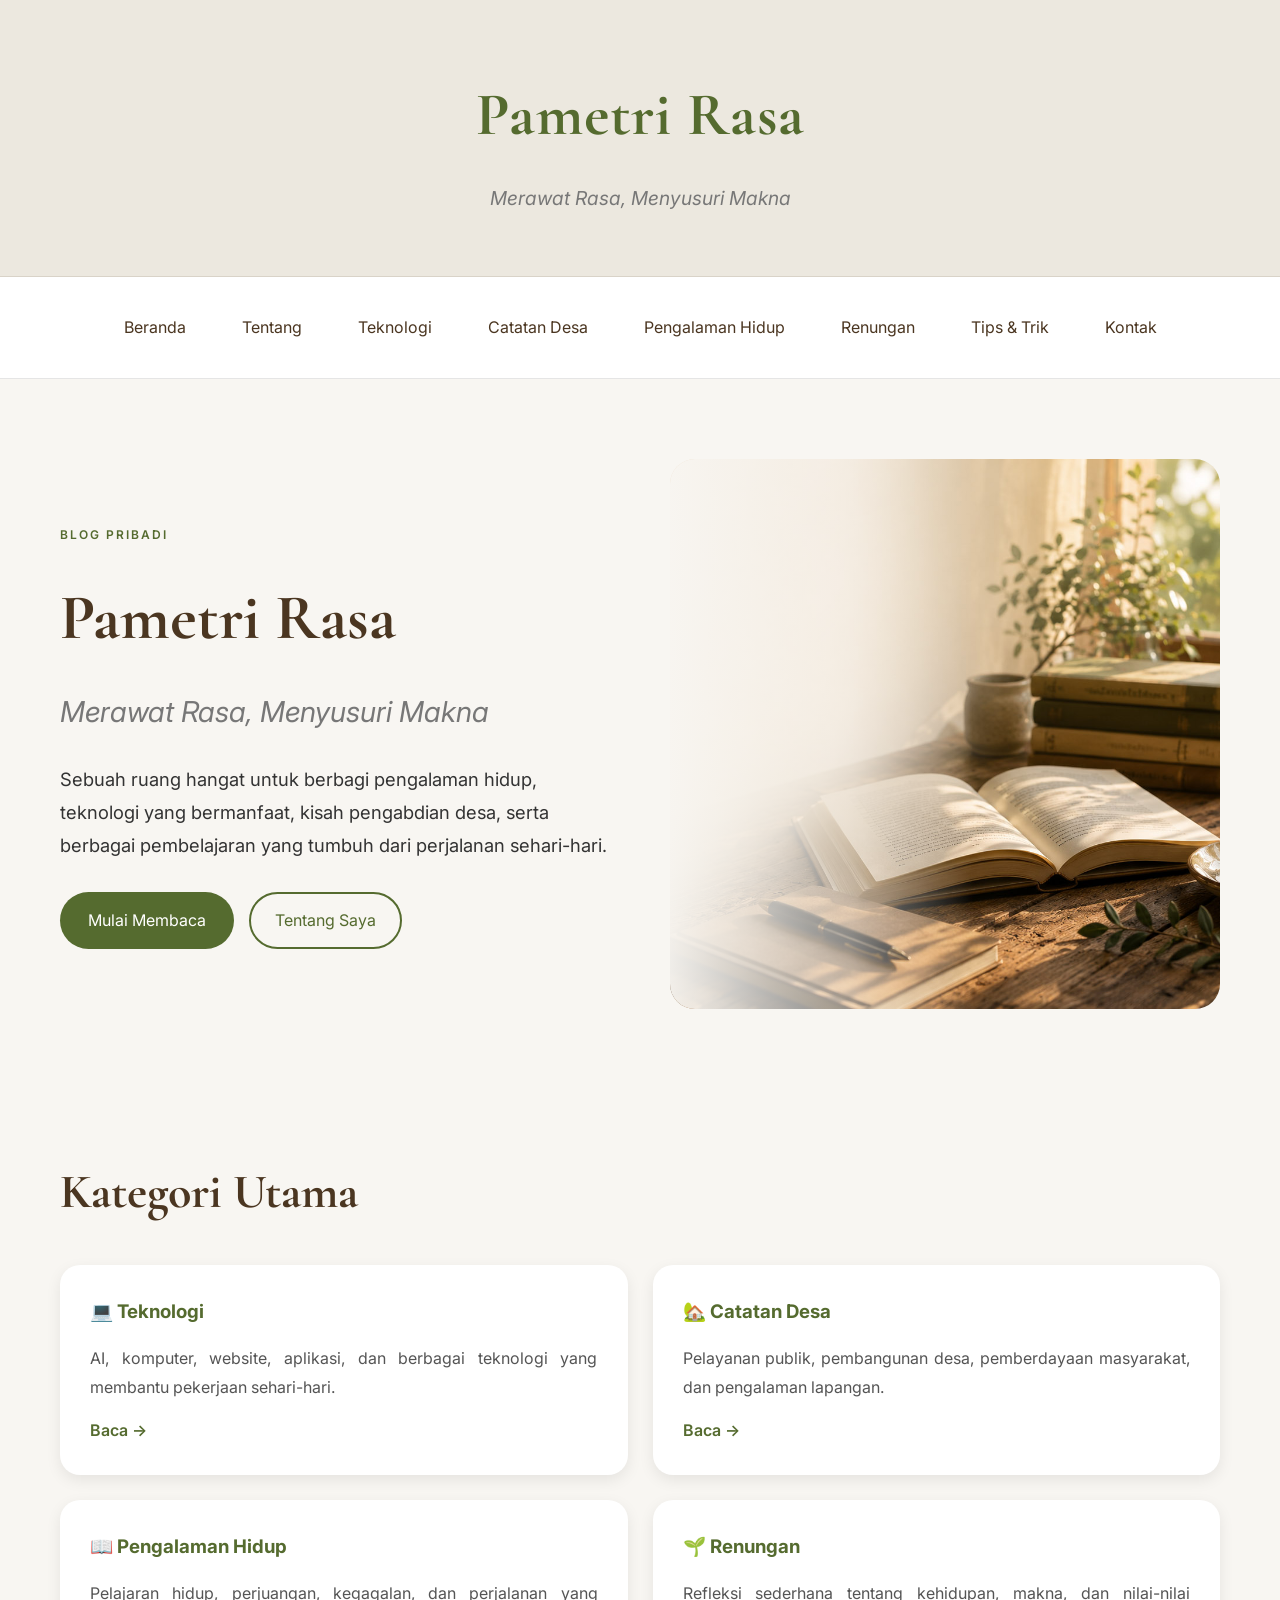
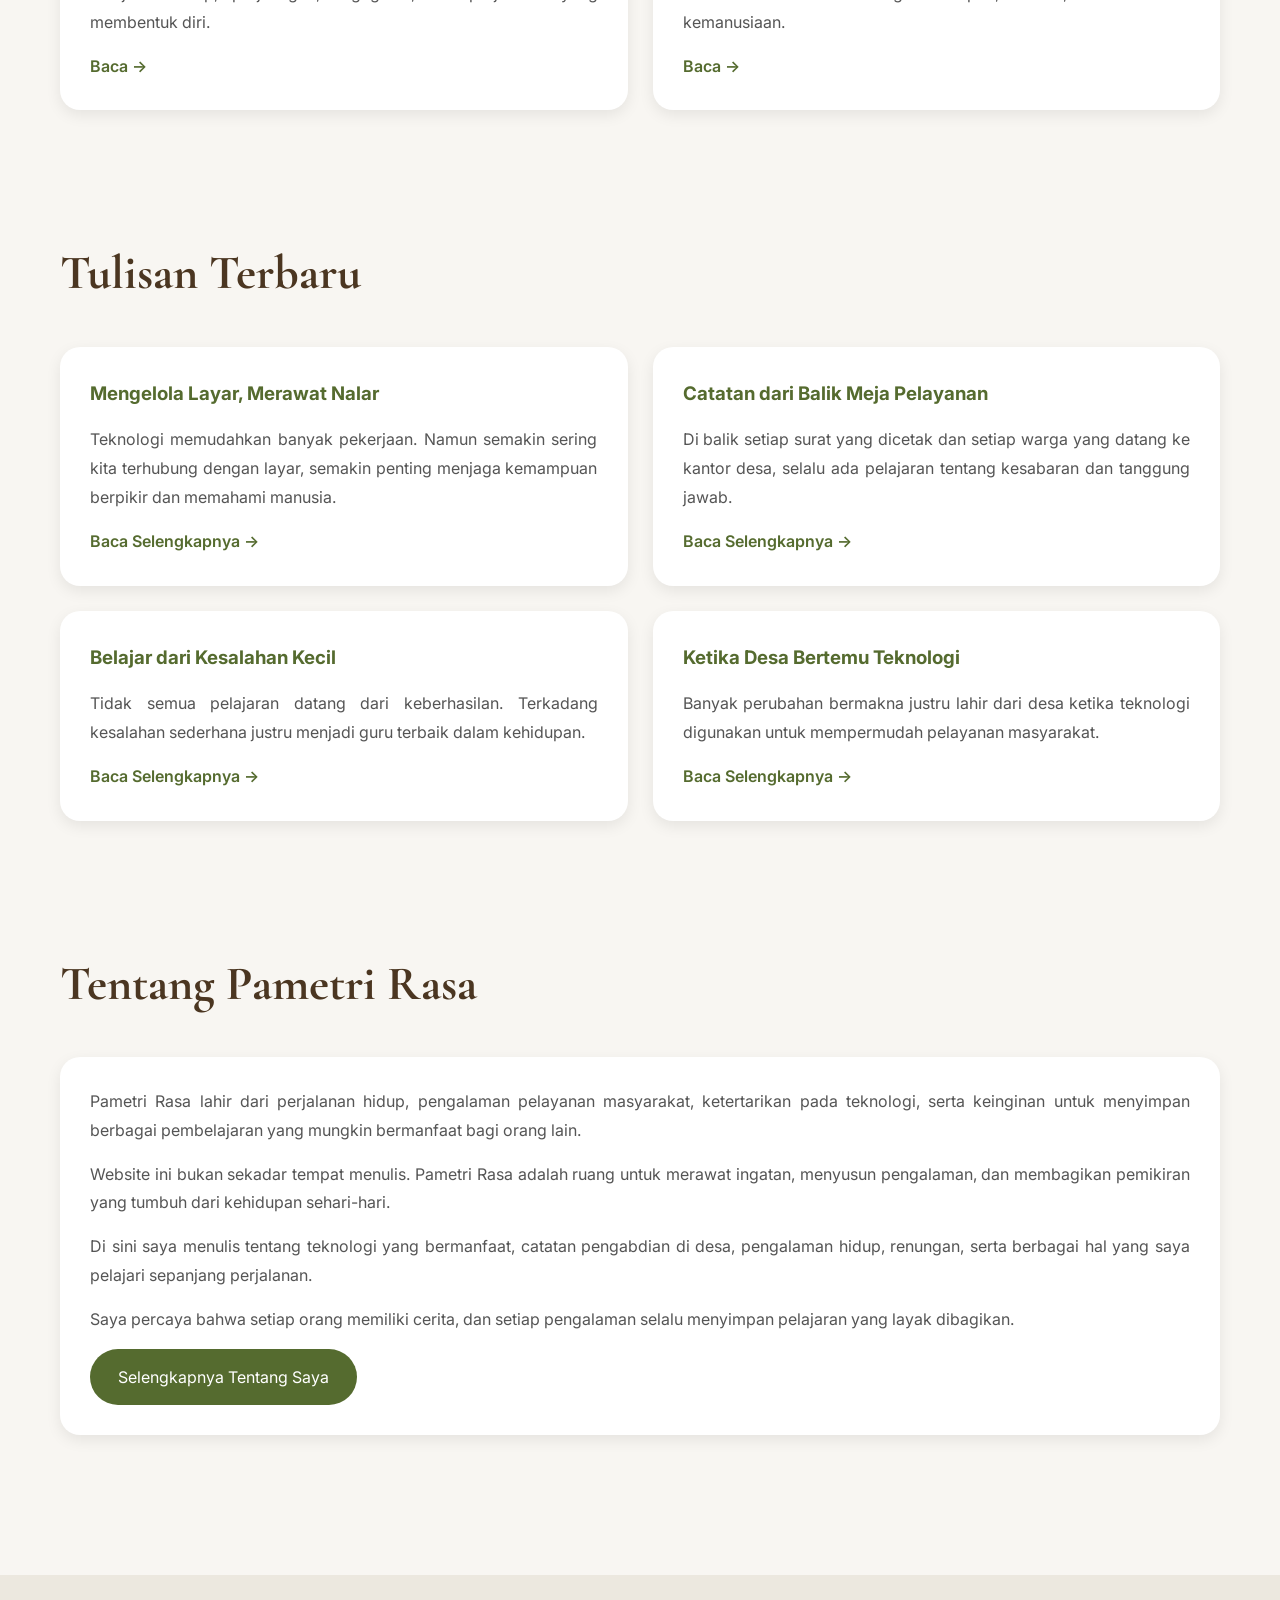
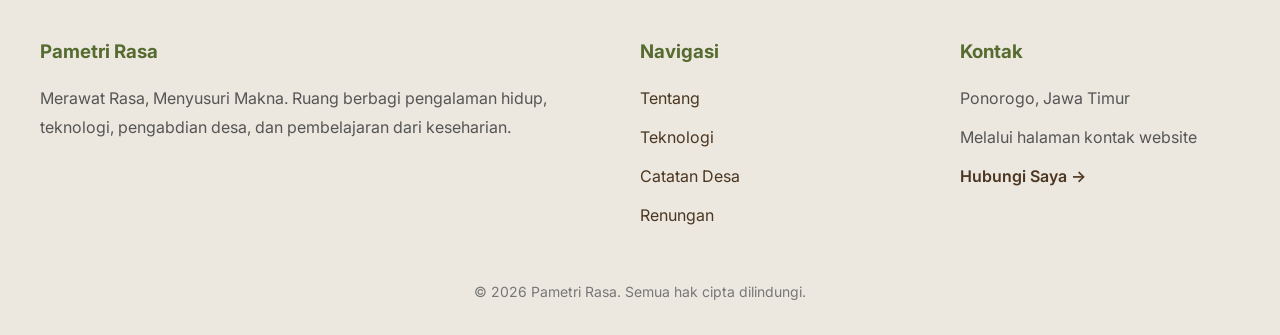
<file: index.html>
<!DOCTYPE html>
<html lang="id">
<head>
<meta charset="UTF-8">
<meta name="viewport" content="width=device-width, initial-scale=1.0">
<title>Pametri Rasa</title>

<link rel="stylesheet" href="assets/css/style.css">
    
</head>
<body>

<header>
    <h1>Pametri Rasa</h1>
    <p>Merawat Rasa, Menyusuri Makna</p>
</header>

<nav>
    <a href="#">Beranda</a>
    <a href="tentang.html">Tentang</a>
    <a href="teknologi.html">Teknologi</a>
    <a href="catatan-desa.html">Catatan Desa</a>
    <a href="pengalaman-hidup.html">Pengalaman Hidup</a>
    <a href="renungan.html">Renungan</a>
    <a href="tips-trik.html">Tips & Trik</a>
    <a href="kontak.html">Kontak</a>
</nav>

<section class="hero">

    <div class="hero-text">

        <span class="label">BLOG PRIBADI</span>

        <h2>Pametri Rasa</h2>

        <h3>Merawat Rasa, Menyusuri Makna</h3>

        <p>
            Sebuah ruang hangat untuk berbagi pengalaman hidup,
            teknologi yang bermanfaat, kisah pengabdian desa,
            serta berbagai pembelajaran yang tumbuh dari
            perjalanan sehari-hari.
        </p>

<div class="hero-buttons">

    <a href="#kategori" class="btn">
        Mulai Membaca
    </a>

    <a href="tentang.html" class="btn-outline">
        Tentang Saya
    </a>

</div>

    </div>

    <div class="hero-image">
        <img src="assets/images/hero.jpg" alt="Pametri Rasa">
    </div>

</section>

<section class="section" id="kategori">

<h2>Kategori Utama</h2>

<div class="kategori-grid">

    <div class="card">
        <h3>💻 Teknologi</h3>
        <p>
            AI, komputer, website, aplikasi, dan berbagai teknologi
            yang membantu pekerjaan sehari-hari.
        </p>
        <a href="teknologi.html" class="btn-mini">
            Baca →
        </a>
    </div>

    <div class="card">
        <h3>🏡 Catatan Desa</h3>
        <p>
            Pelayanan publik, pembangunan desa, pemberdayaan
            masyarakat, dan pengalaman lapangan.
        </p>
        <a href="catatan-desa.html" class="btn-mini">
            Baca →
        </a>
    </div>

    <div class="card">
        <h3>📖 Pengalaman Hidup</h3>
        <p>
            Pelajaran hidup, perjuangan, kegagalan,
            dan perjalanan yang membentuk diri.
        </p>
        <a href="pengalaman-hidup.html" class="btn-mini">
            Baca →
        </a>
    </div>

    <div class="card">
        <h3>🌱 Renungan</h3>
        <p>
            Refleksi sederhana tentang kehidupan,
            makna, dan nilai-nilai kemanusiaan.
        </p>
        <a href="renungan.html" class="btn-mini">
            Baca →
        </a>
    </div>

</div>

</section>

<section class="section">

<h2>Tulisan Terbaru</h2>

<div class="kategori-grid">

    <div class="card">
        <h3>Mengelola Layar, Merawat Nalar</h3>

        <p>
            Teknologi memudahkan banyak pekerjaan. Namun semakin
            sering kita terhubung dengan layar, semakin penting
            menjaga kemampuan berpikir dan memahami manusia.
        </p>

        <a href="artikel/mengelola-layar-merawat-nalar.html" class="btn-mini">
            Baca Selengkapnya →
        </a>
    </div>

    <div class="card">
        <h3>Catatan dari Balik Meja Pelayanan</h3>

        <p>
            Di balik setiap surat yang dicetak dan setiap warga
            yang datang ke kantor desa, selalu ada pelajaran
            tentang kesabaran dan tanggung jawab.
        </p>

        <a href="catatan-desa.html" class="btn-mini">
            Baca Selengkapnya →
        </a>
    </div>

    <div class="card">
        <h3>Belajar dari Kesalahan Kecil</h3>

        <p>
            Tidak semua pelajaran datang dari keberhasilan.
            Terkadang kesalahan sederhana justru menjadi guru
            terbaik dalam kehidupan.
        </p>

        <a href="pengalaman-hidup.html" class="btn-mini">
            Baca Selengkapnya →
        </a>
    </div>

    <div class="card">
        <h3>Ketika Desa Bertemu Teknologi</h3>

        <p>
            Banyak perubahan bermakna justru lahir dari desa
            ketika teknologi digunakan untuk mempermudah
            pelayanan masyarakat.
        </p>

        <a href="teknologi.html" class="btn-mini">
            Baca Selengkapnya →
        </a>
    </div>

</div>

</section>

    <section class="section">

    <h2>Tentang Pametri Rasa</h2>

    <div class="card">

        <p>
            Pametri Rasa lahir dari perjalanan hidup, pengalaman
            pelayanan masyarakat, ketertarikan pada teknologi,
            serta keinginan untuk menyimpan berbagai pembelajaran
            yang mungkin bermanfaat bagi orang lain.
        </p>

        <p>
            Website ini bukan sekadar tempat menulis. Pametri Rasa
            adalah ruang untuk merawat ingatan, menyusun pengalaman,
            dan membagikan pemikiran yang tumbuh dari kehidupan
            sehari-hari.
        </p>

        <p>
            Di sini saya menulis tentang teknologi yang bermanfaat,
            catatan pengabdian di desa, pengalaman hidup, renungan,
            serta berbagai hal yang saya pelajari sepanjang perjalanan.
        </p>

        <p>
            Saya percaya bahwa setiap orang memiliki cerita,
            dan setiap pengalaman selalu menyimpan pelajaran
            yang layak dibagikan.
        </p>

        <a href="tentang.html" class="btn">
            Selengkapnya Tentang Saya
        </a>

    </div>

</section>
    
<footer>

    <div class="footer-grid">

        <div>
            <h3>Pametri Rasa</h3>

            <p>
                Merawat Rasa, Menyusuri Makna.
                Ruang berbagi pengalaman hidup,
                teknologi, pengabdian desa,
                dan pembelajaran dari keseharian.
            </p>
        </div>

        <div>
            <h3>Navigasi</h3>

            <p><a href="tentang.html">Tentang</a></p>
            <p><a href="teknologi.html">Teknologi</a></p>
            <p><a href="catatan-desa.html">Catatan Desa</a></p>
            <p><a href="renungan.html">Renungan</a></p>
        </div>

        <div>
            <h3>Kontak</h3>

            <p>Ponorogo, Jawa Timur</p>
            <p>Melalui halaman kontak website</p>

            <a href="kontak.html" class="btn-mini">
                Hubungi Saya →
            </a>
        </div>

    </div>

    <div class="footer-bottom">
        © 2026 Pametri Rasa. Semua hak cipta dilindungi.
    </div>

</footer>

</body>
</html>
</file>
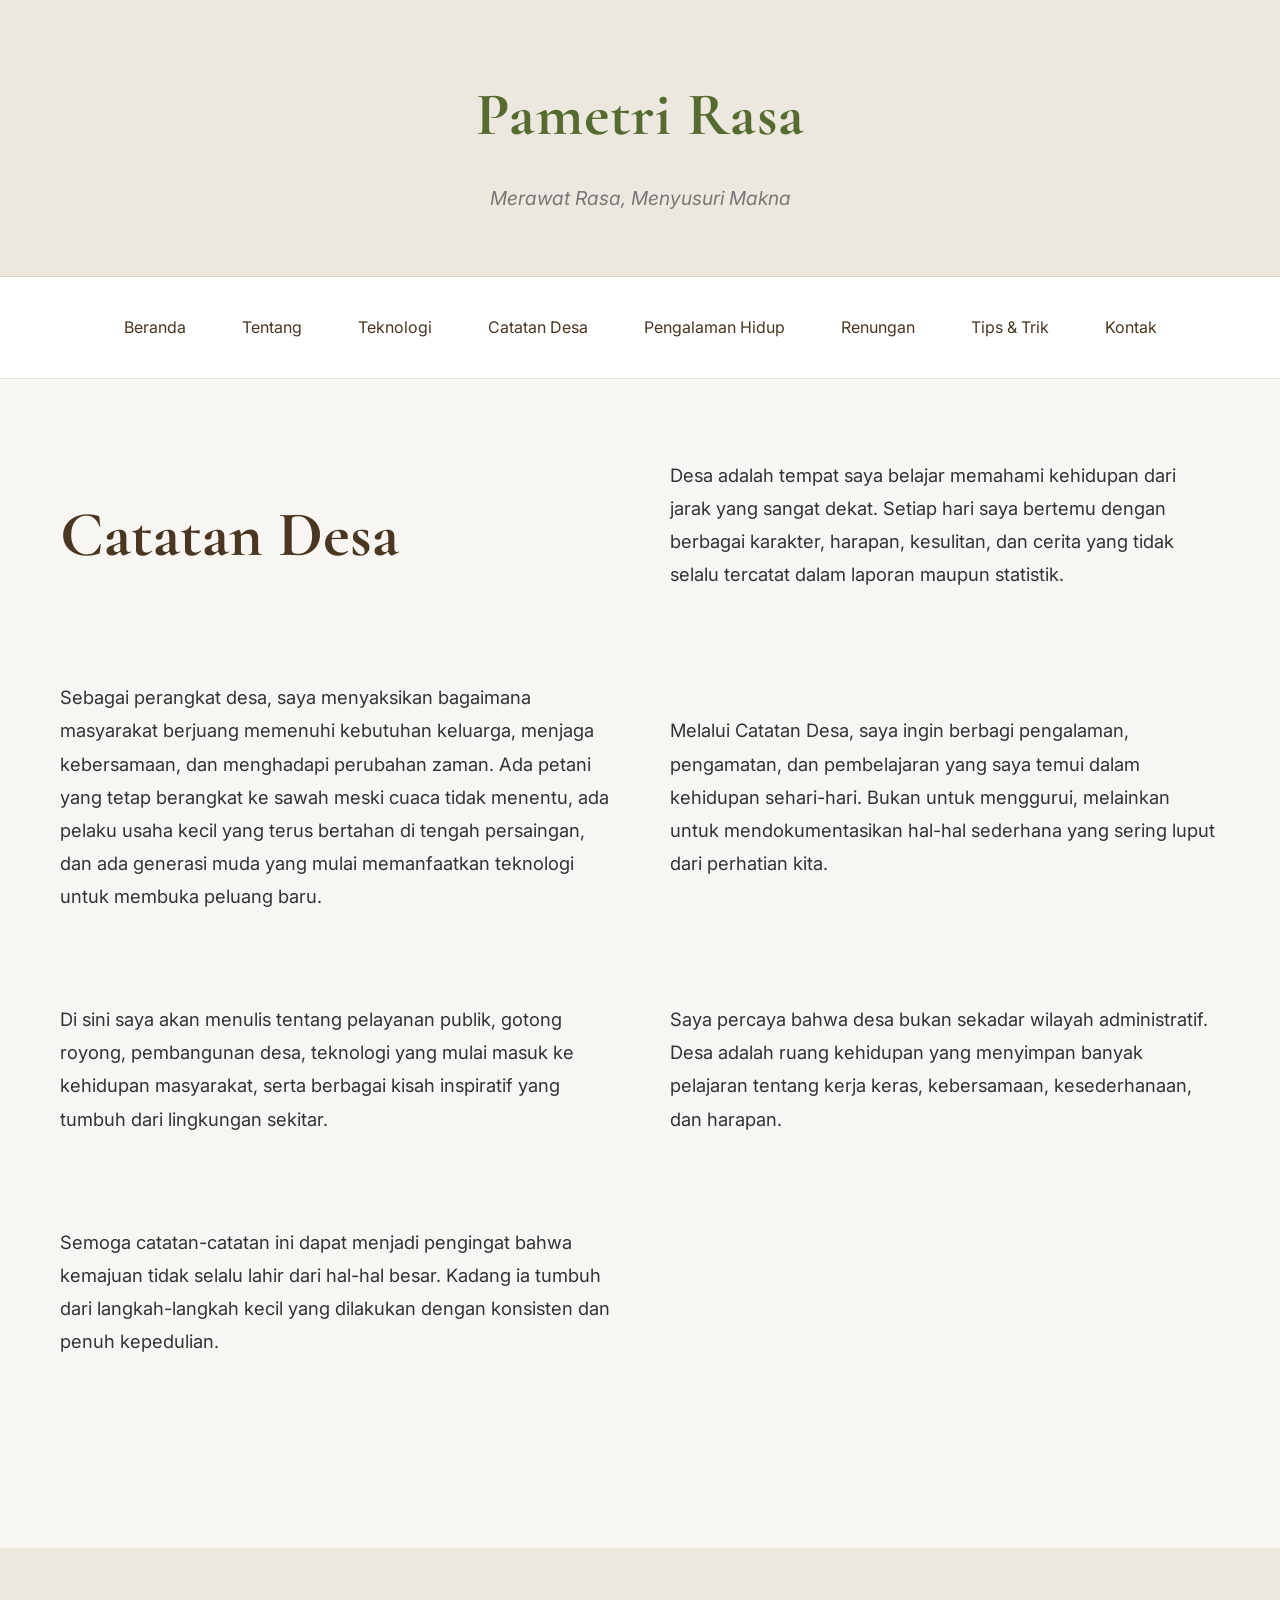
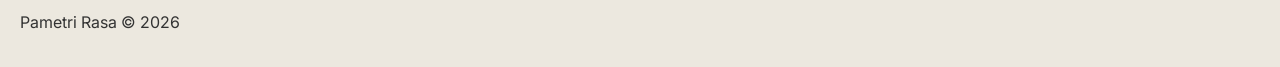
<file: catatan-desa.html>
<!DOCTYPE html>
<html lang="id">
<head>
    <meta charset="UTF-8">
    <meta name="viewport" content="width=device-width, initial-scale=1.0">
    <title>Catatan Desa - Pametri Rasa</title>

    <link rel="stylesheet" href="assets/css/style.css">
</head>

<body>

<header>
    <h1>Pametri Rasa</h1>
    <p>Merawat Rasa, Menyusuri Makna</p>
</header>

<nav>
    <a href="index.html">Beranda</a>
    <a href="tentang.html">Tentang</a>
    <a href="teknologi.html">Teknologi</a>
    <a href="catatan-desa.html">Catatan Desa</a>
    <a href="pengalaman-hidup.html">Pengalaman Hidup</a>
    <a href="renungan.html">Renungan</a>
    <a href="tips-trik.html">Tips & Trik</a>
    <a href="kontak.html">Kontak</a>
</nav>

<section class="hero">

    <h2>Catatan Desa</h2>

    <p>
    Desa adalah tempat saya belajar memahami kehidupan dari jarak yang sangat dekat.
    Setiap hari saya bertemu dengan berbagai karakter, harapan, kesulitan, dan cerita
    yang tidak selalu tercatat dalam laporan maupun statistik.
    </p>

    <p>
    Sebagai perangkat desa, saya menyaksikan bagaimana masyarakat berjuang memenuhi
    kebutuhan keluarga, menjaga kebersamaan, dan menghadapi perubahan zaman.
    Ada petani yang tetap berangkat ke sawah meski cuaca tidak menentu,
    ada pelaku usaha kecil yang terus bertahan di tengah persaingan,
    dan ada generasi muda yang mulai memanfaatkan teknologi untuk membuka peluang baru.
    </p>

    <p>
    Melalui Catatan Desa, saya ingin berbagi pengalaman, pengamatan, dan pembelajaran
    yang saya temui dalam kehidupan sehari-hari.
    Bukan untuk menggurui, melainkan untuk mendokumentasikan hal-hal sederhana
    yang sering luput dari perhatian kita.
    </p>

    <p>
    Di sini saya akan menulis tentang pelayanan publik, gotong royong,
    pembangunan desa, teknologi yang mulai masuk ke kehidupan masyarakat,
    serta berbagai kisah inspiratif yang tumbuh dari lingkungan sekitar.
    </p>

    <p>
    Saya percaya bahwa desa bukan sekadar wilayah administratif.
    Desa adalah ruang kehidupan yang menyimpan banyak pelajaran tentang kerja keras,
    kebersamaan, kesederhanaan, dan harapan.
    </p>

    <p>
    Semoga catatan-catatan ini dapat menjadi pengingat bahwa kemajuan
    tidak selalu lahir dari hal-hal besar.
    Kadang ia tumbuh dari langkah-langkah kecil yang dilakukan dengan konsisten
    dan penuh kepedulian.
    </p>

</section>

<footer>
    <p>Pametri Rasa © 2026</p>
</footer>

</body>
</html>
</file>
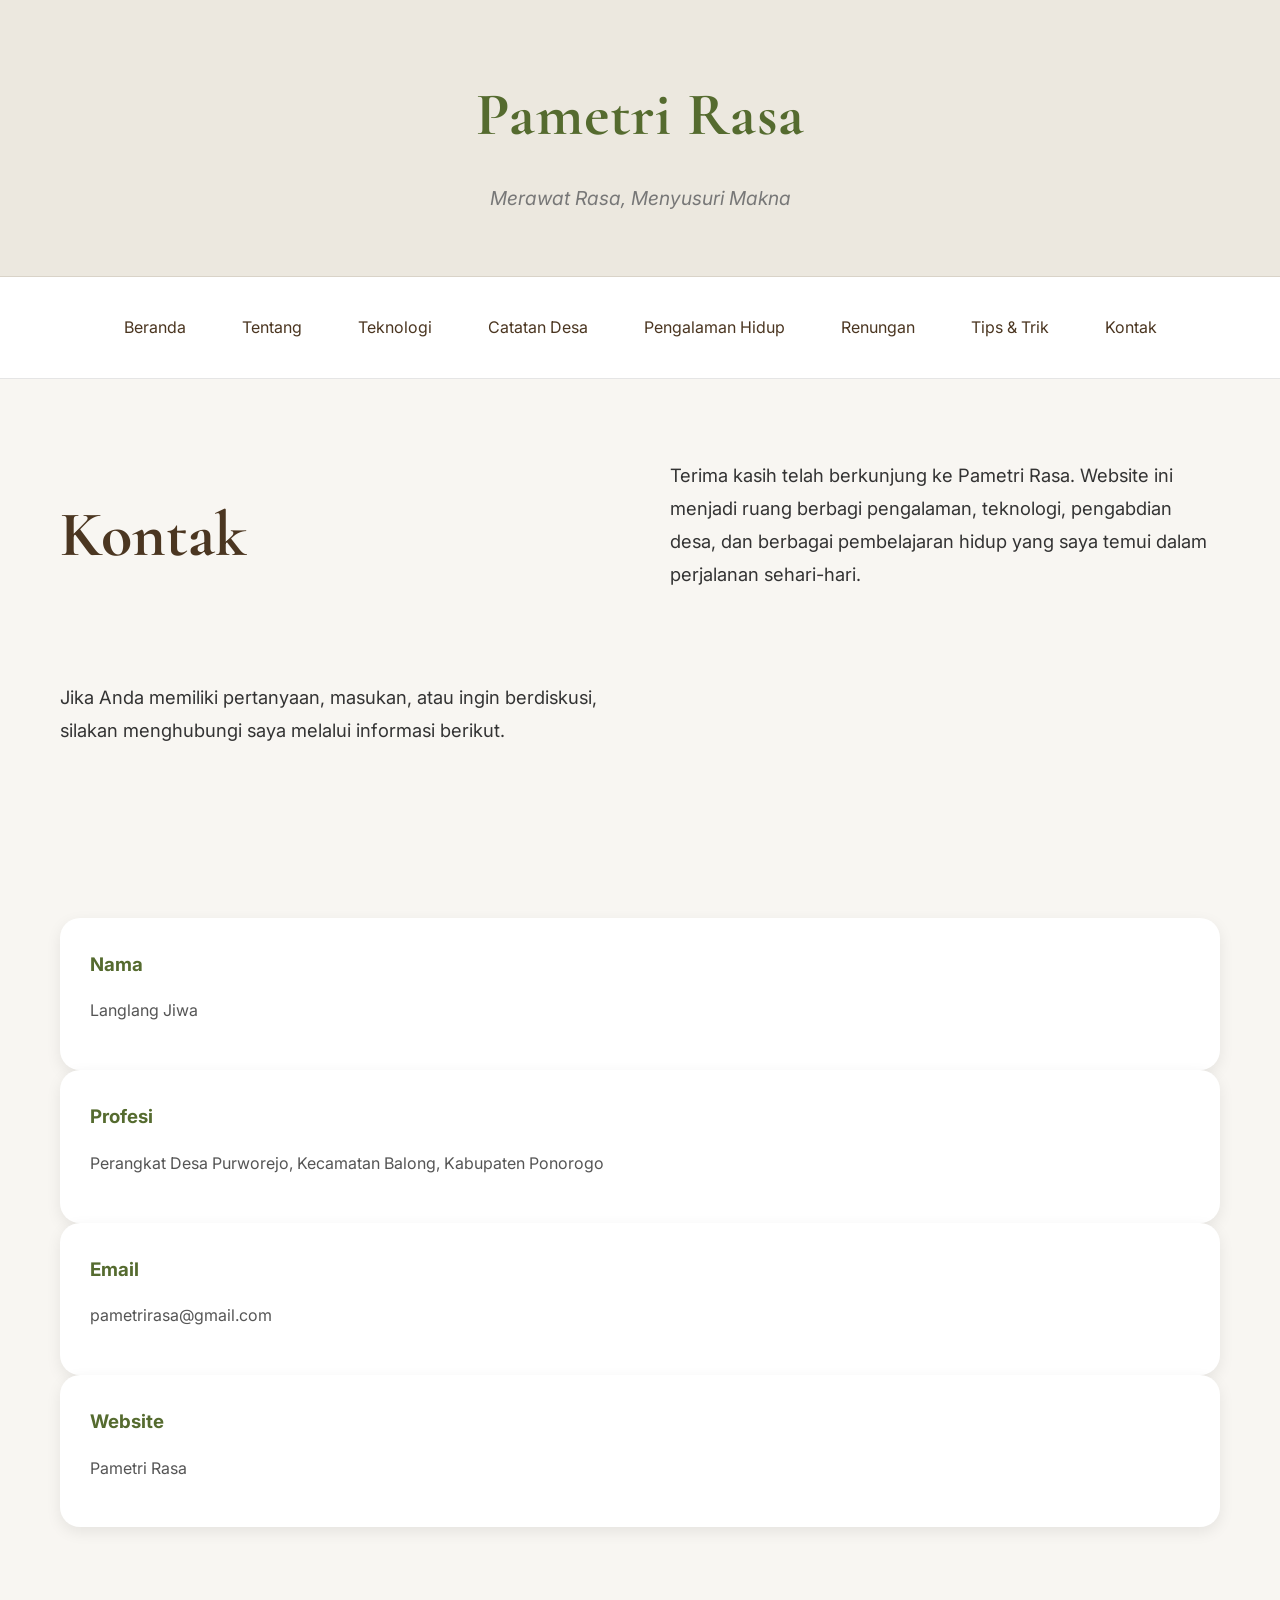
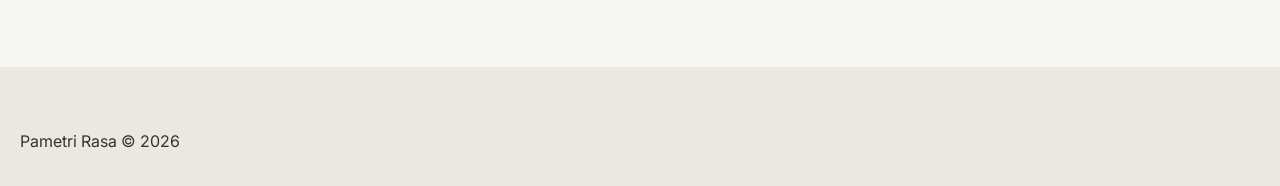
<file: kontak.html>
<!DOCTYPE html>
<html lang="id">
<head>
    <meta charset="UTF-8">
    <meta name="viewport" content="width=device-width, initial-scale=1.0">
    <title>Kontak - Pametri Rasa</title>

    <link rel="stylesheet" href="assets/css/style.css">
</head>

<body>

<header>
    <h1>Pametri Rasa</h1>
    <p>Merawat Rasa, Menyusuri Makna</p>
</header>

<nav>
    <a href="index.html">Beranda</a>
    <a href="tentang.html">Tentang</a>
    <a href="teknologi.html">Teknologi</a>
    <a href="catatan-desa.html">Catatan Desa</a>
    <a href="pengalaman-hidup.html">Pengalaman Hidup</a>
    <a href="renungan.html">Renungan</a>
    <a href="tips-trik.html">Tips & Trik</a>
    <a href="kontak.html">Kontak</a>
</nav>

<section class="hero">

    <h2>Kontak</h2>

    <p>
    Terima kasih telah berkunjung ke Pametri Rasa.
    Website ini menjadi ruang berbagi pengalaman, teknologi,
    pengabdian desa, dan berbagai pembelajaran hidup yang saya temui
    dalam perjalanan sehari-hari.
    </p>

    <p>
    Jika Anda memiliki pertanyaan, masukan, atau ingin berdiskusi,
    silakan menghubungi saya melalui informasi berikut.
    </p>

</section>

<section class="section">

    <div class="card">
        <h3>Nama</h3>
        <p>Langlang Jiwa</p>
    </div>

    <div class="card">
        <h3>Profesi</h3>
        <p>Perangkat Desa Purworejo, Kecamatan Balong, Kabupaten Ponorogo</p>
    </div>

    <div class="card">
        <h3>Email</h3>
        <p>pametrirasa@gmail.com</p>
    </div>

    <div class="card">
        <h3>Website</h3>
        <p>Pametri Rasa</p>
    </div>

</section>

<footer>
    <p>Pametri Rasa © 2026</p>
</footer>

</body>
</html>
</file>
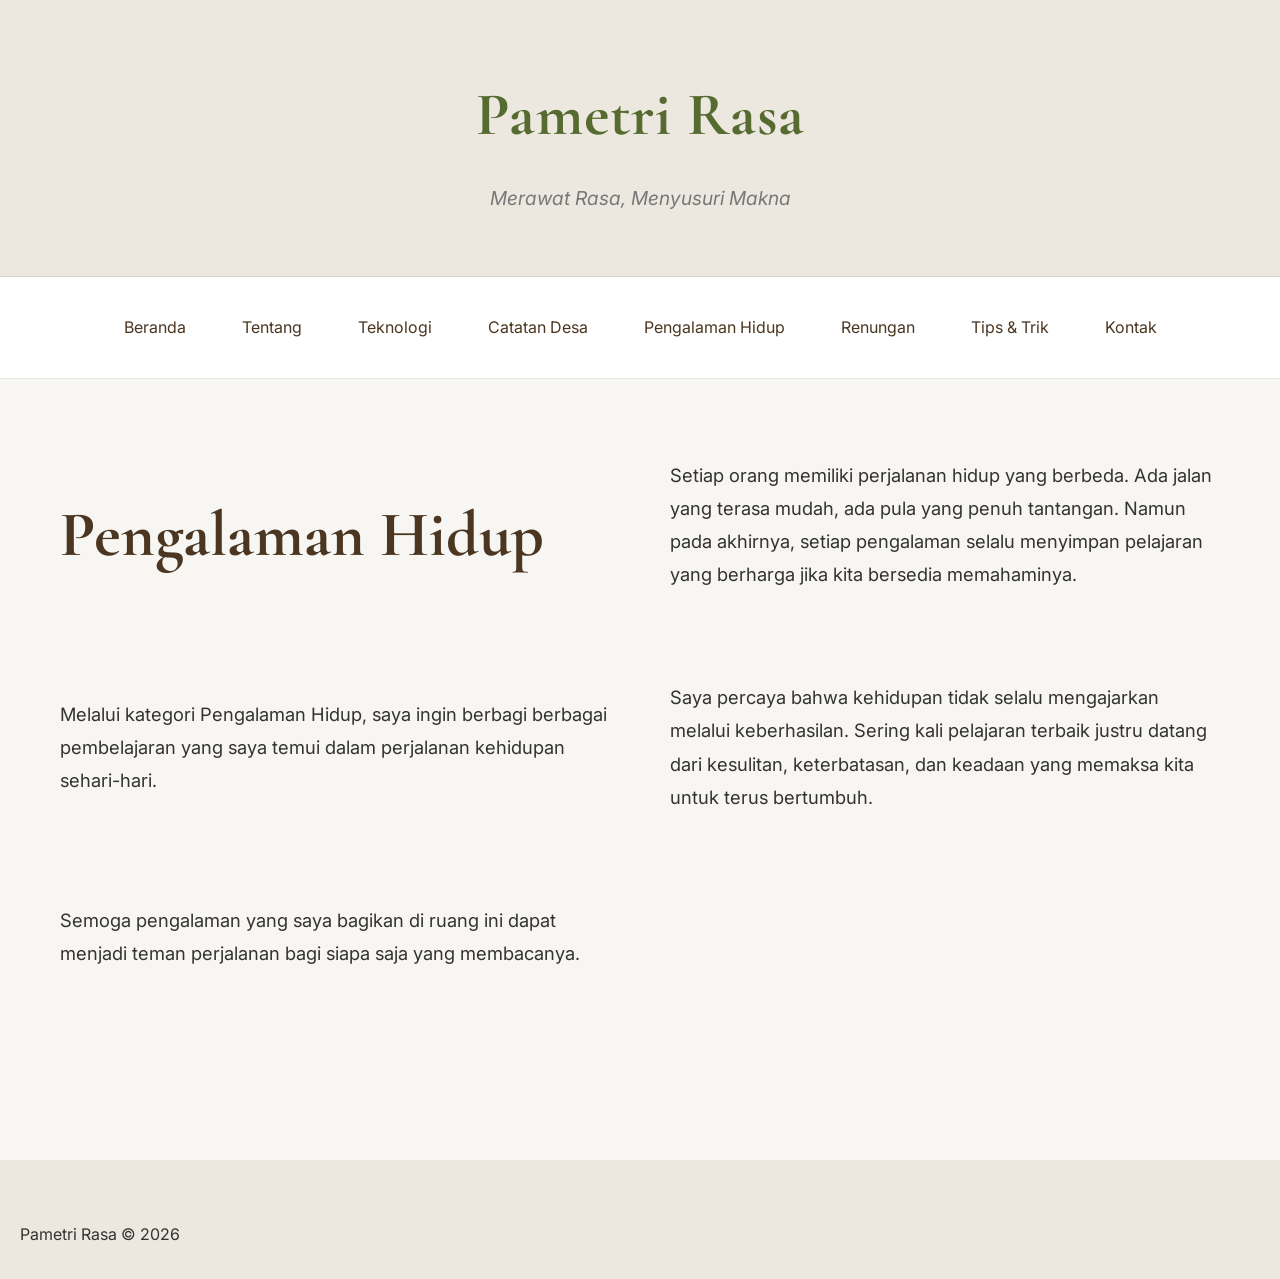
<file: pengalaman-hidup.html>
<!DOCTYPE html>
<html lang="id">
<head>
<meta charset="UTF-8">
<meta name="viewport" content="width=device-width, initial-scale=1.0">
<title>Pengalaman Hidup - Pametri Rasa</title>

<link rel="stylesheet" href="assets/css/style.css">

</head>

<body>

<header>
    <h1>Pametri Rasa</h1>
    <p>Merawat Rasa, Menyusuri Makna</p>
</header>

<nav>
    <a href="index.html">Beranda</a>
    <a href="tentang.html">Tentang</a>
    <a href="teknologi.html">Teknologi</a>
    <a href="catatan-desa.html">Catatan Desa</a>
    <a href="pengalaman-hidup.html">Pengalaman Hidup</a>
    <a href="renungan.html">Renungan</a>
    <a href="tips-trik.html">Tips & Trik</a>
    <a href="kontak.html">Kontak</a>
</nav>

<section class="hero">

<h2>Pengalaman Hidup</h2>

<p>
Setiap orang memiliki perjalanan hidup yang berbeda. Ada jalan yang terasa mudah,
ada pula yang penuh tantangan. Namun pada akhirnya, setiap pengalaman selalu
menyimpan pelajaran yang berharga jika kita bersedia memahaminya.
</p>

<p>
Melalui kategori Pengalaman Hidup, saya ingin berbagi berbagai pembelajaran yang
saya temui dalam perjalanan kehidupan sehari-hari.
</p>

<p>
Saya percaya bahwa kehidupan tidak selalu mengajarkan melalui keberhasilan.
Sering kali pelajaran terbaik justru datang dari kesulitan, keterbatasan,
dan keadaan yang memaksa kita untuk terus bertumbuh.
</p>

<p>
Semoga pengalaman yang saya bagikan di ruang ini dapat menjadi teman perjalanan
bagi siapa saja yang membacanya.
</p>

</section>

<footer>
    <p>Pametri Rasa © 2026</p>
</footer>

</body>
</html>
</file>
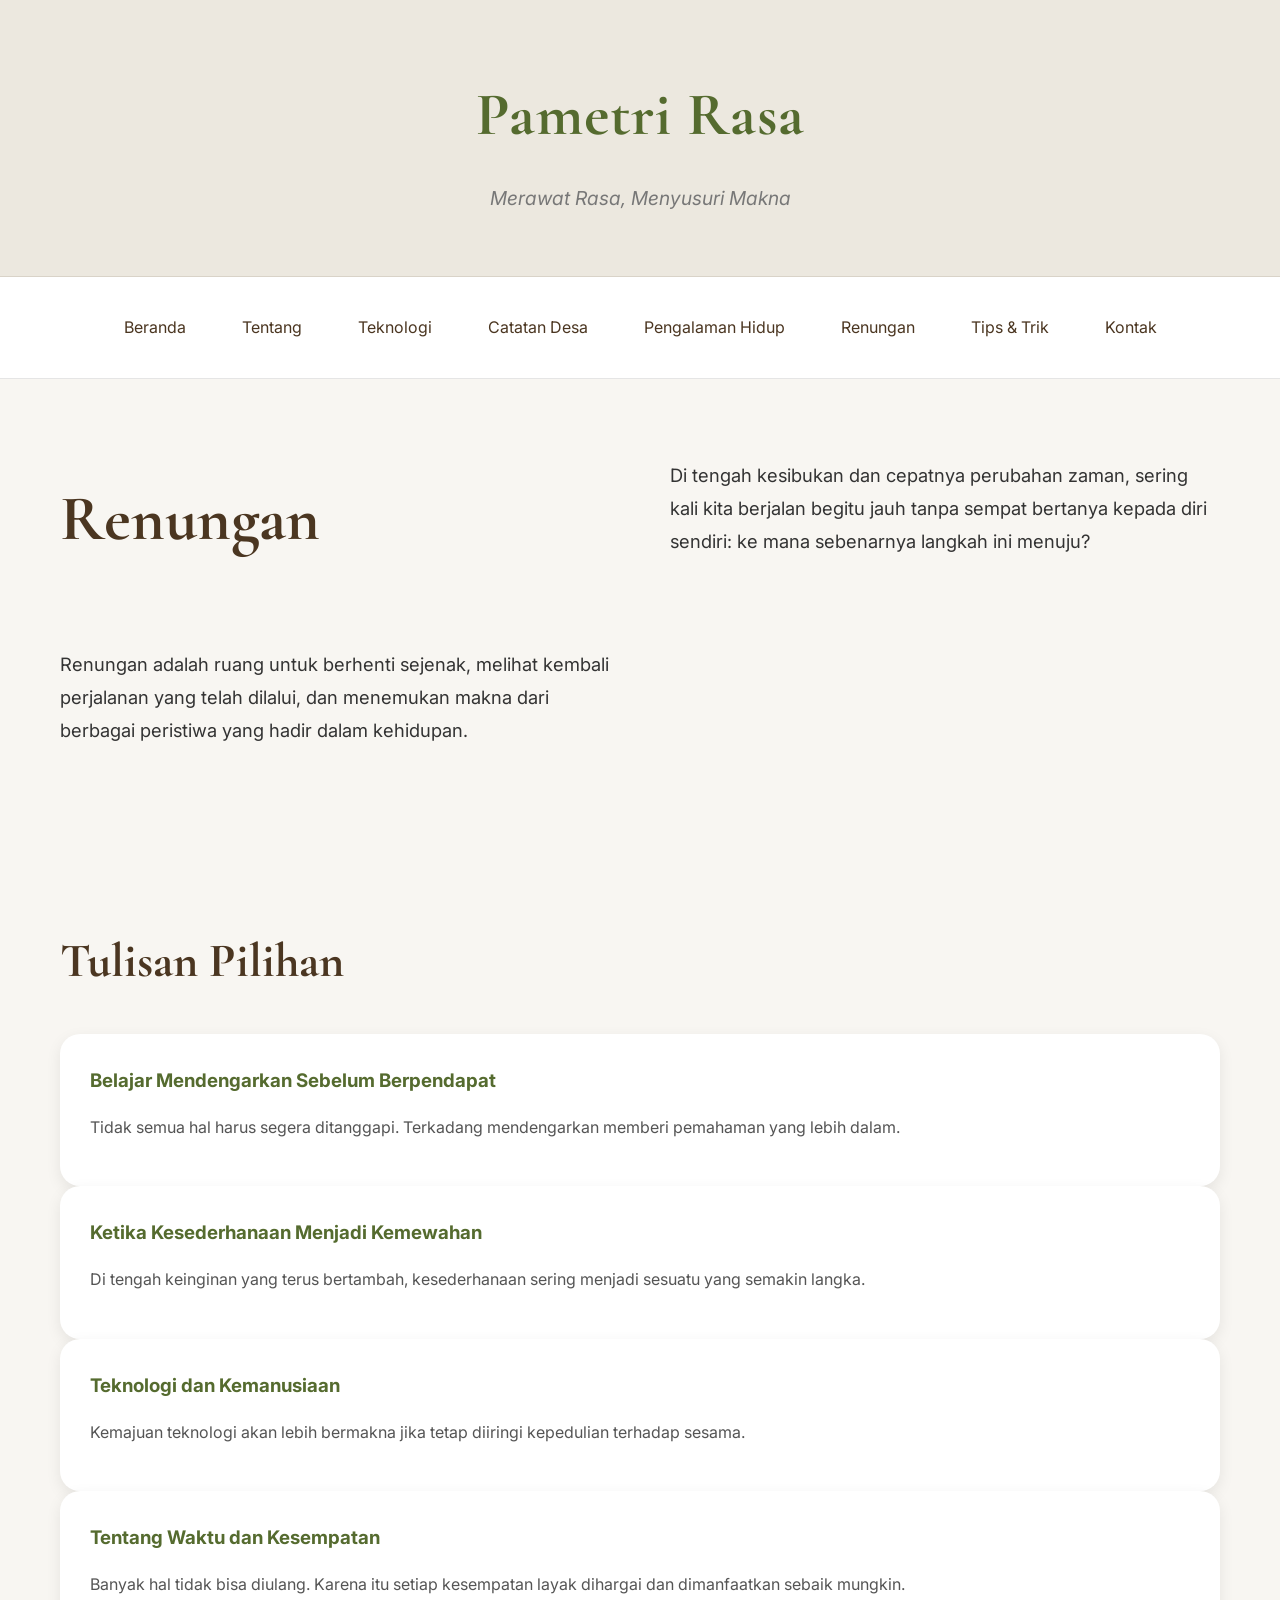
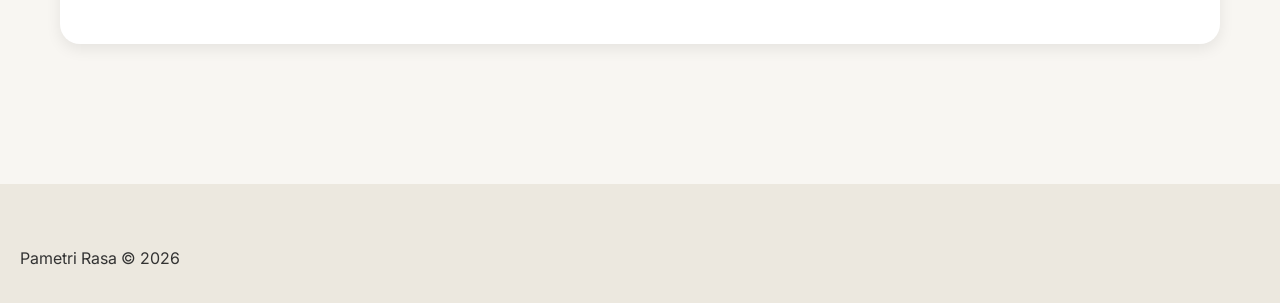
<file: renungan.html>
<!DOCTYPE html>
<html lang="id">
<head>
<meta charset="UTF-8">
<meta name="viewport" content="width=device-width, initial-scale=1.0">
<title>Renungan - Pametri Rasa</title>

<link rel="stylesheet" href="assets/css/style.css">

</head>
<body>

<header>
    <h1>Pametri Rasa</h1>
    <p>Merawat Rasa, Menyusuri Makna</p>
</header>

<nav>
    <a href="index.html">Beranda</a>
    <a href="tentang.html">Tentang</a>
    <a href="teknologi.html">Teknologi</a>
    <a href="catatan-desa.html">Catatan Desa</a>
    <a href="pengalaman-hidup.html">Pengalaman Hidup</a>
    <a href="renungan.html">Renungan</a>
    <a href="tips-trik.html">Tips & Trik</a>
    <a href="kontak.html">Kontak</a>
</nav>

<section class="hero">

<h2>Renungan</h2>

<p>
Di tengah kesibukan dan cepatnya perubahan zaman, sering kali kita berjalan begitu jauh tanpa sempat bertanya kepada diri sendiri: ke mana sebenarnya langkah ini menuju?
</p>

<p>
Renungan adalah ruang untuk berhenti sejenak, melihat kembali perjalanan yang telah dilalui, dan menemukan makna dari berbagai peristiwa yang hadir dalam kehidupan.
</p>

</section>

<section class="section">

<h2>Tulisan Pilihan</h2>

<div class="card">
    <h3>Belajar Mendengarkan Sebelum Berpendapat</h3>
    <p>
    Tidak semua hal harus segera ditanggapi. Terkadang mendengarkan memberi pemahaman yang lebih dalam.
    </p>
</div>

<div class="card">
    <h3>Ketika Kesederhanaan Menjadi Kemewahan</h3>
    <p>
    Di tengah keinginan yang terus bertambah, kesederhanaan sering menjadi sesuatu yang semakin langka.
    </p>
</div>

<div class="card">
    <h3>Teknologi dan Kemanusiaan</h3>
    <p>
    Kemajuan teknologi akan lebih bermakna jika tetap diiringi kepedulian terhadap sesama.
    </p>
</div>

<div class="card">
    <h3>Tentang Waktu dan Kesempatan</h3>
    <p>
    Banyak hal tidak bisa diulang. Karena itu setiap kesempatan layak dihargai dan dimanfaatkan sebaik mungkin.
    </p>
</div>

</section>

<footer>
    <p>Pametri Rasa © 2026</p>
</footer>

</body>
</html>
</file>
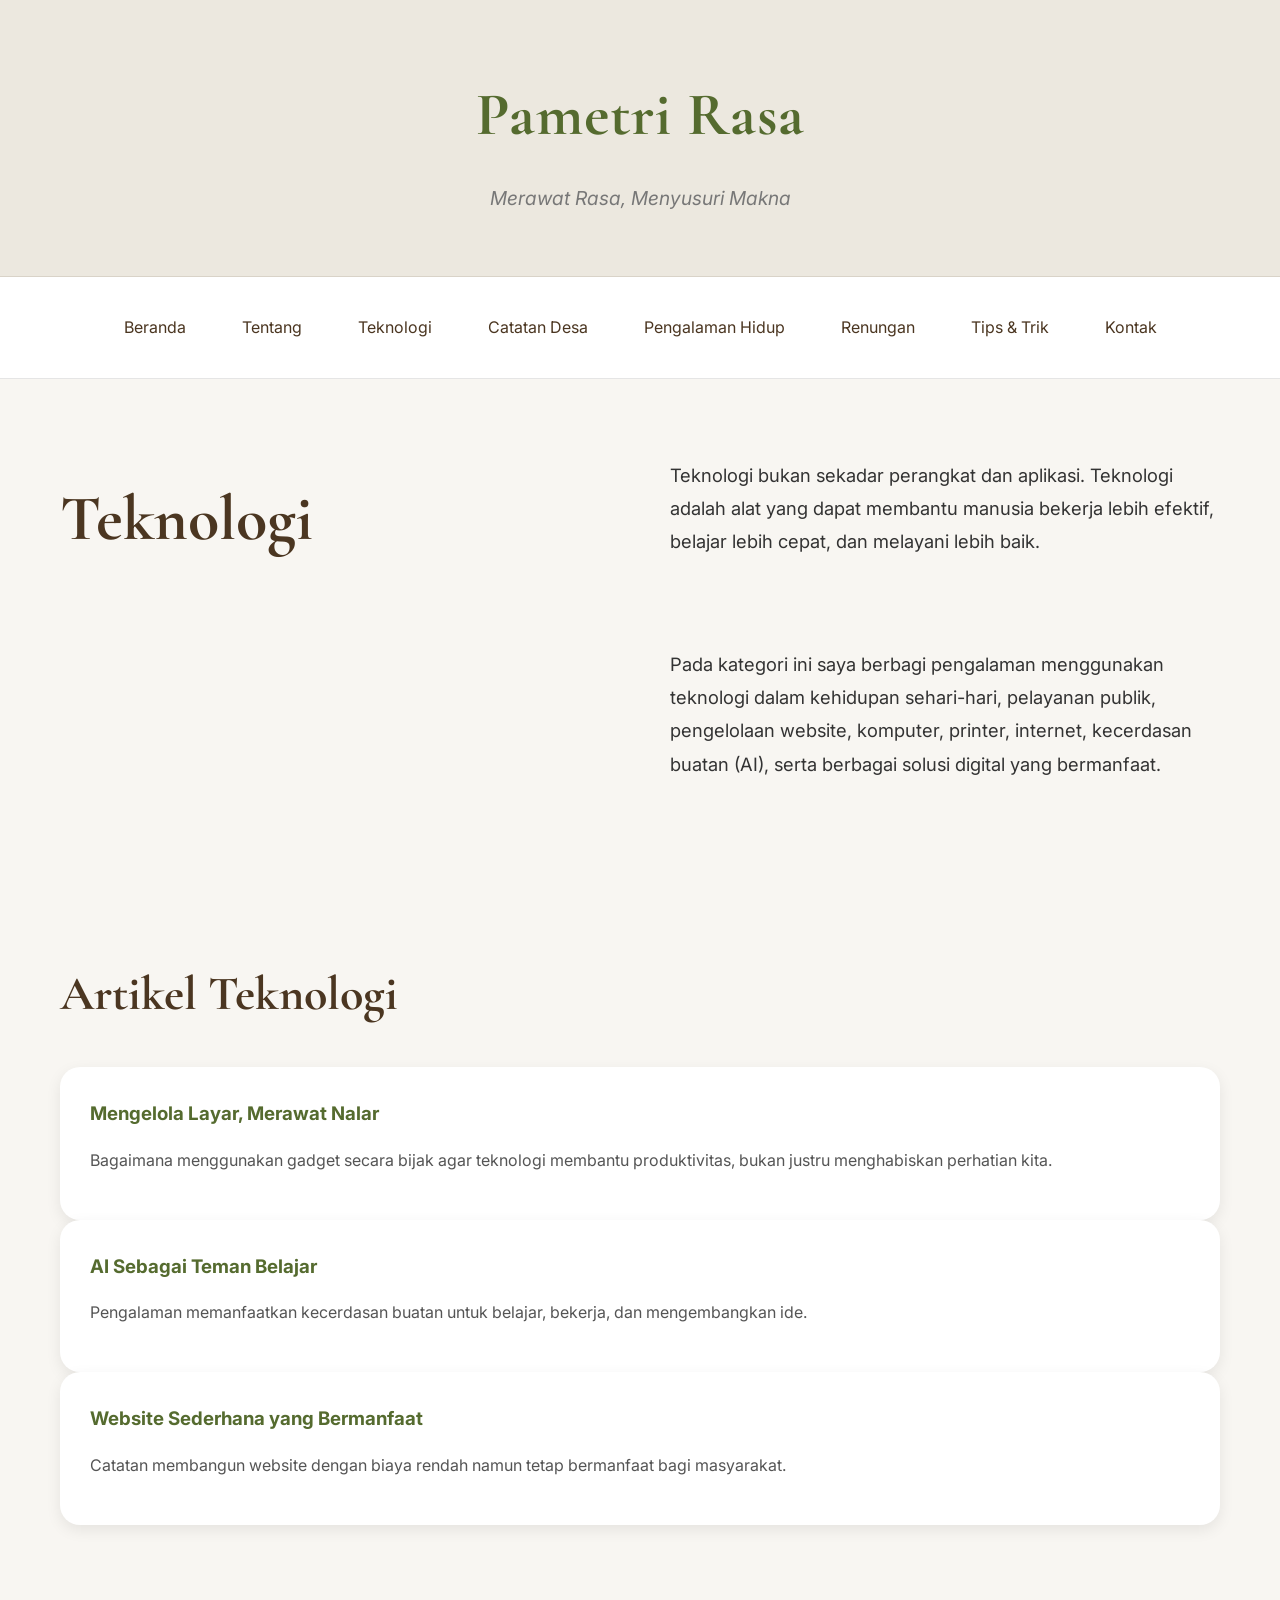
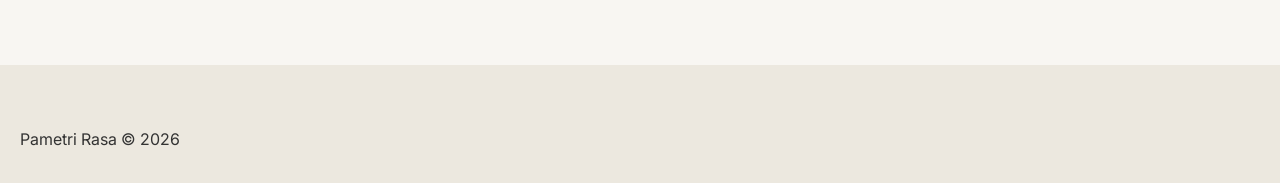
<file: teknologi.html>
<!DOCTYPE html>
<html lang="id">
<head>
<meta charset="UTF-8">
<meta name="viewport" content="width=device-width, initial-scale=1.0">
<title>Teknologi - Pametri Rasa</title>

<link rel="stylesheet" href="assets/css/style.css">

</head>

<body>

<header>
    <h1>Pametri Rasa</h1>
    <p>Merawat Rasa, Menyusuri Makna</p>
</header>

<nav>
    <a href="index.html">Beranda</a>
    <a href="tentang.html">Tentang</a>
    <a href="teknologi.html">Teknologi</a>
    <a href="catatan-desa.html">Catatan Desa</a>
    <a href="pengalaman-hidup.html">Pengalaman Hidup</a>
    <a href="renungan.html">Renungan</a>
    <a href="tips-trik.html">Tips & Trik</a>
    <a href="kontak.html">Kontak</a>
</nav>

<section class="hero">

<h2>Teknologi</h2>

<p>
Teknologi bukan sekadar perangkat dan aplikasi. Teknologi adalah alat yang dapat
membantu manusia bekerja lebih efektif, belajar lebih cepat, dan melayani lebih baik.
</p>

<br>

<p>
Pada kategori ini saya berbagi pengalaman menggunakan teknologi dalam kehidupan sehari-hari,
pelayanan publik, pengelolaan website, komputer, printer, internet, kecerdasan buatan (AI),
serta berbagai solusi digital yang bermanfaat.
</p>

</section>

<section class="section">

<h2>Artikel Teknologi</h2>

<div class="card">
    <h3>Mengelola Layar, Merawat Nalar</h3>
    <p>
    Bagaimana menggunakan gadget secara bijak agar teknologi membantu produktivitas,
    bukan justru menghabiskan perhatian kita.
    </p>
</div>

<div class="card">
    <h3>AI Sebagai Teman Belajar</h3>
    <p>
    Pengalaman memanfaatkan kecerdasan buatan untuk belajar, bekerja,
    dan mengembangkan ide.
    </p>
</div>

<div class="card">
    <h3>Website Sederhana yang Bermanfaat</h3>
    <p>
    Catatan membangun website dengan biaya rendah namun tetap bermanfaat
    bagi masyarakat.
    </p>
</div>

</section>

<footer>
    <p>Pametri Rasa © 2026</p>
</footer>

</body>
</html>
</file>
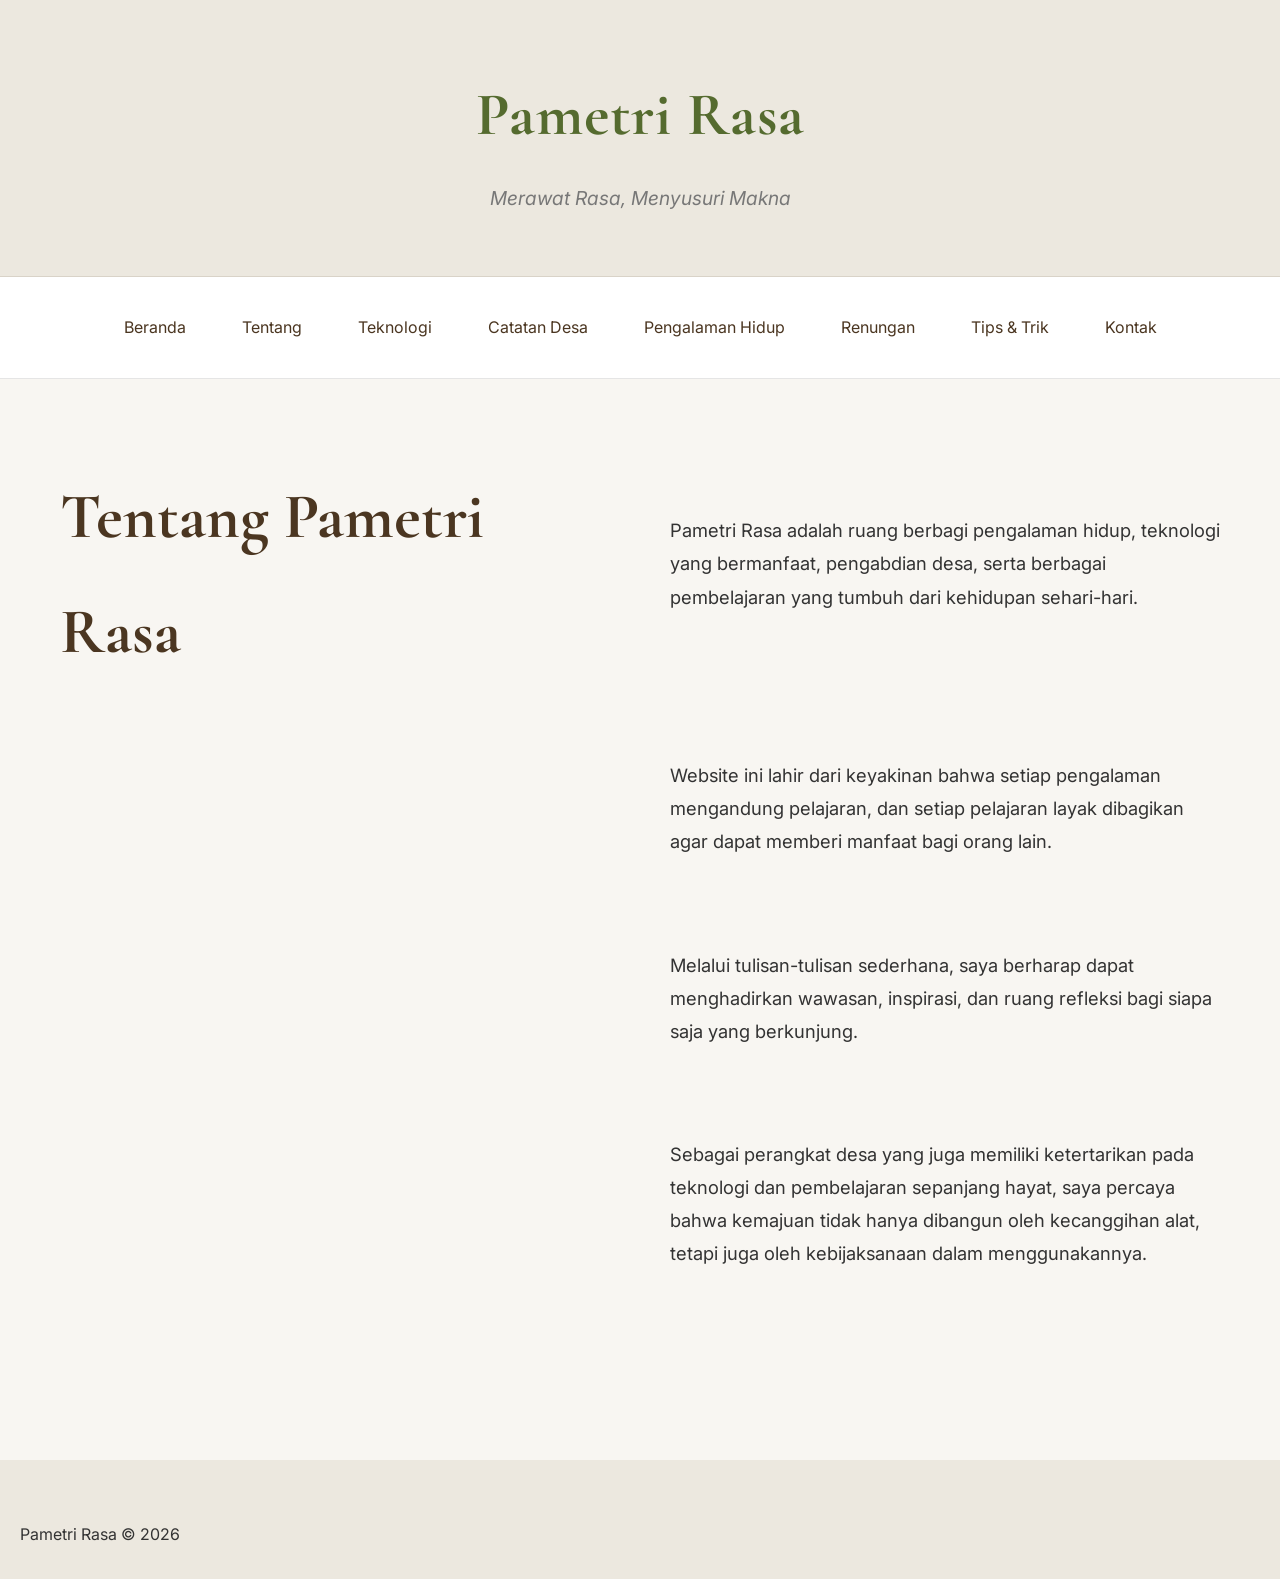
<file: tentang.html>
<!DOCTYPE html>
<html lang="id">
<head>
<meta charset="UTF-8">
<meta name="viewport" content="width=device-width, initial-scale=1.0">
<title>Tentang Pametri Rasa</title>

<link rel="stylesheet" href="assets/css/style.css">

</head>

<body>

<header>
    <h1>Pametri Rasa</h1>
    <p>Merawat Rasa, Menyusuri Makna</p>
</header>
<nav>
    <a href="index.html">Beranda</a>
    <a href="tentang.html">Tentang</a>
    <a href="teknologi.html">Teknologi</a>
    <a href="catatan-desa.html">Catatan Desa</a>
    <a href="pengalaman-hidup.html">Pengalaman Hidup</a>
    <a href="renungan.html">Renungan</a>
    <a href="tips-trik.html">Tips & Trik</a>
    <a href="kontak.html">Kontak</a>
</nav>

<section class="hero">

<h2>Tentang Pametri Rasa</h2>

<p>
Pametri Rasa adalah ruang berbagi pengalaman hidup, teknologi yang bermanfaat,
pengabdian desa, serta berbagai pembelajaran yang tumbuh dari kehidupan sehari-hari.
</p>

<br>

<p>
Website ini lahir dari keyakinan bahwa setiap pengalaman mengandung pelajaran,
dan setiap pelajaran layak dibagikan agar dapat memberi manfaat bagi orang lain.
</p>

<br>

<p>
Melalui tulisan-tulisan sederhana, saya berharap dapat menghadirkan wawasan,
inspirasi, dan ruang refleksi bagi siapa saja yang berkunjung.
</p>

<br>

<p>
Sebagai perangkat desa yang juga memiliki ketertarikan pada teknologi dan
pembelajaran sepanjang hayat, saya percaya bahwa kemajuan tidak hanya dibangun
oleh kecanggihan alat, tetapi juga oleh kebijaksanaan dalam menggunakannya.
</p>

</section>

<footer>
    <p>Pametri Rasa © 2026</p>
</footer>

</body>
</html>
</file>
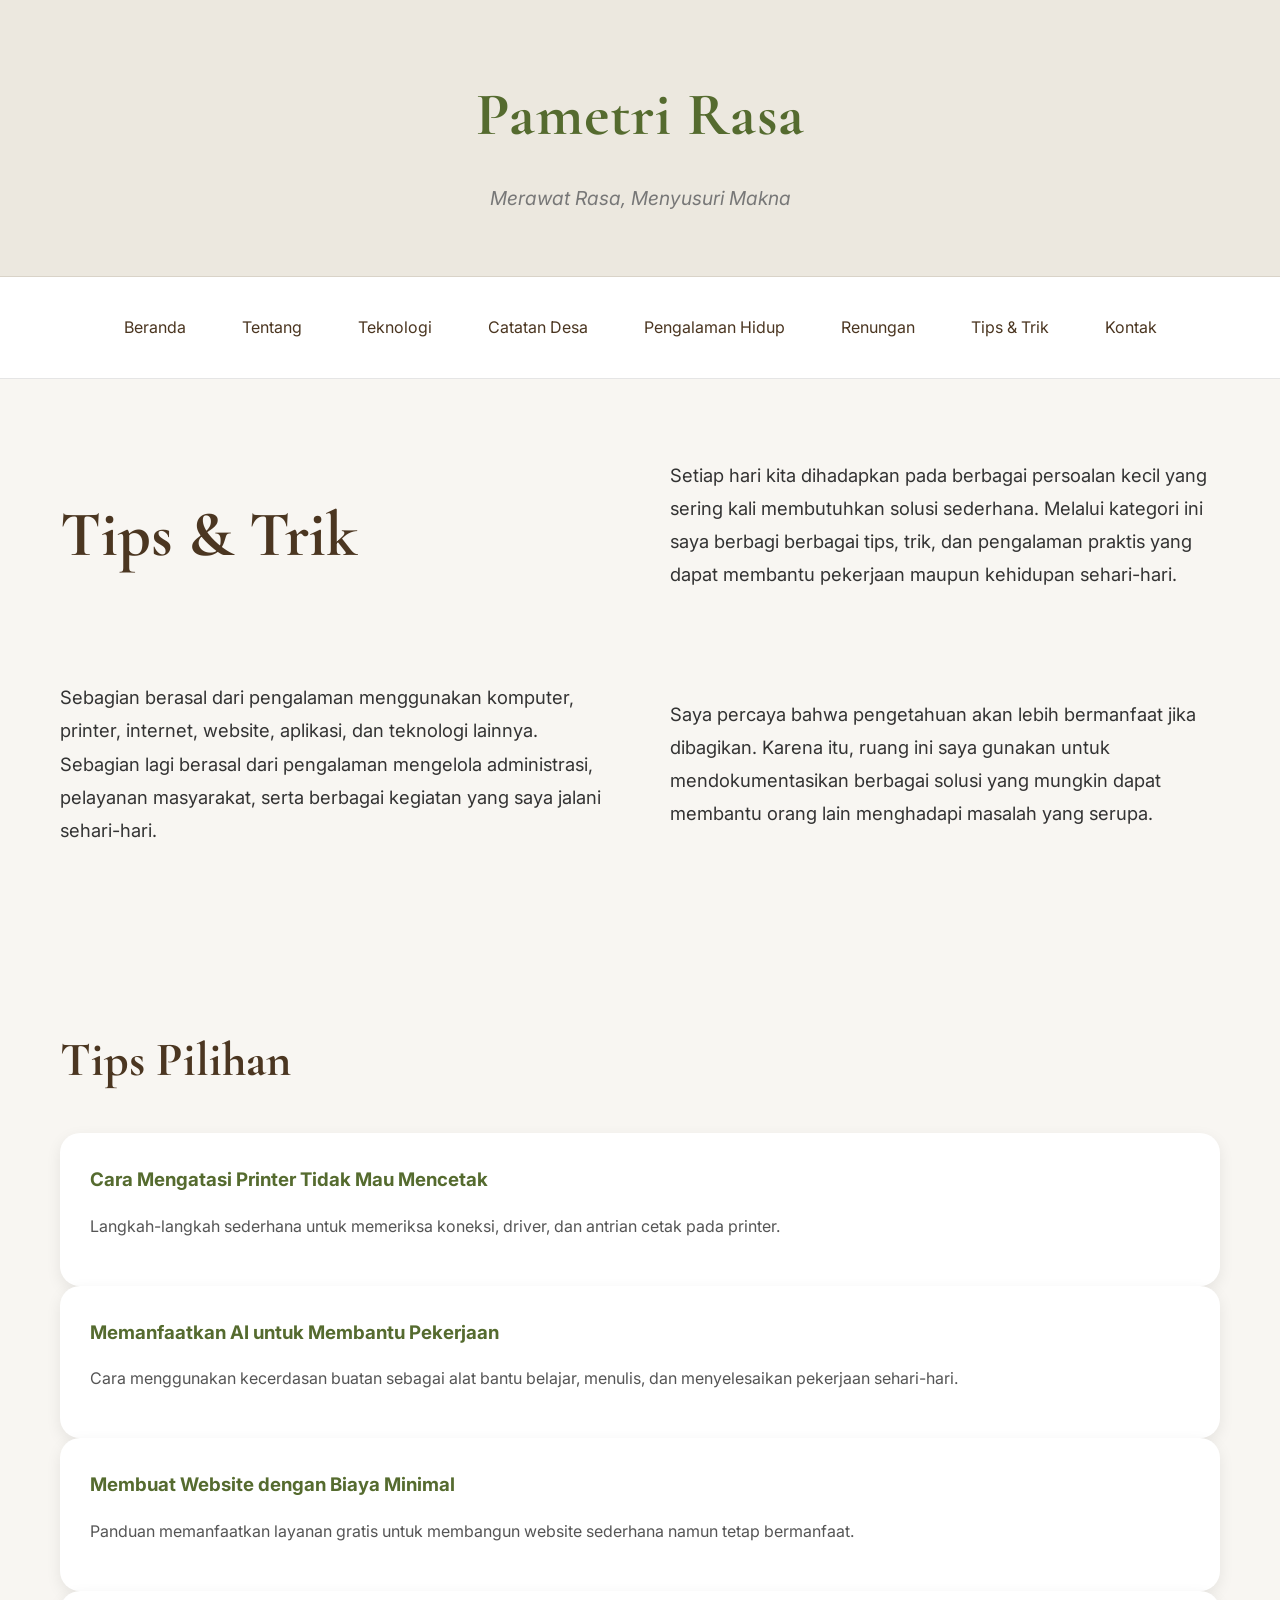
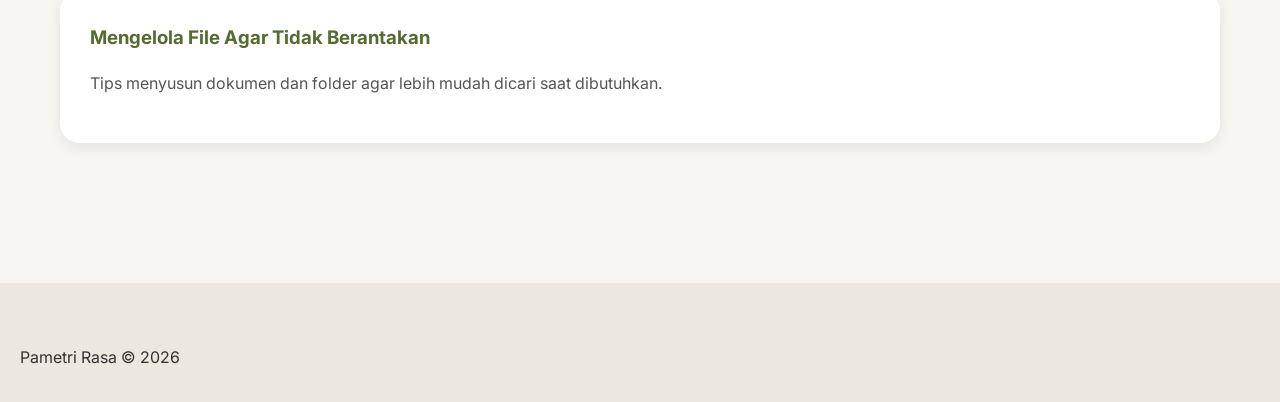
<file: tips-trik.html>
<!DOCTYPE html>
<html lang="id">
<head>
    <meta charset="UTF-8">
    <meta name="viewport" content="width=device-width, initial-scale=1.0">
    <title>Tips & Trik - Pametri Rasa</title>

    <link rel="stylesheet" href="assets/css/style.css">
</head>

<body>

<header>
    <h1>Pametri Rasa</h1>
    <p>Merawat Rasa, Menyusuri Makna</p>
</header>

<nav>
    <a href="index.html">Beranda</a>
    <a href="tentang.html">Tentang</a>
    <a href="teknologi.html">Teknologi</a>
    <a href="catatan-desa.html">Catatan Desa</a>
    <a href="pengalaman-hidup.html">Pengalaman Hidup</a>
    <a href="renungan.html">Renungan</a>
    <a href="tips-trik.html">Tips & Trik</a>
    <a href="kontak.html">Kontak</a>
</nav>

<section class="hero">

    <h2>Tips & Trik</h2>

    <p>
    Setiap hari kita dihadapkan pada berbagai persoalan kecil yang sering kali
    membutuhkan solusi sederhana. Melalui kategori ini saya berbagi berbagai tips,
    trik, dan pengalaman praktis yang dapat membantu pekerjaan maupun kehidupan
    sehari-hari.
    </p>

    <p>
    Sebagian berasal dari pengalaman menggunakan komputer, printer, internet,
    website, aplikasi, dan teknologi lainnya. Sebagian lagi berasal dari
    pengalaman mengelola administrasi, pelayanan masyarakat, serta berbagai
    kegiatan yang saya jalani sehari-hari.
    </p>

    <p>
    Saya percaya bahwa pengetahuan akan lebih bermanfaat jika dibagikan.
    Karena itu, ruang ini saya gunakan untuk mendokumentasikan berbagai solusi
    yang mungkin dapat membantu orang lain menghadapi masalah yang serupa.
    </p>

</section>

<section class="section">

    <h2>Tips Pilihan</h2>

    <div class="card">
        <h3>Cara Mengatasi Printer Tidak Mau Mencetak</h3>
        <p>
        Langkah-langkah sederhana untuk memeriksa koneksi, driver,
        dan antrian cetak pada printer.
        </p>
    </div>

    <div class="card">
        <h3>Memanfaatkan AI untuk Membantu Pekerjaan</h3>
        <p>
        Cara menggunakan kecerdasan buatan sebagai alat bantu belajar,
        menulis, dan menyelesaikan pekerjaan sehari-hari.
        </p>
    </div>

    <div class="card">
        <h3>Membuat Website dengan Biaya Minimal</h3>
        <p>
        Panduan memanfaatkan layanan gratis untuk membangun website
        sederhana namun tetap bermanfaat.
        </p>
    </div>

    <div class="card">
        <h3>Mengelola File Agar Tidak Berantakan</h3>
        <p>
        Tips menyusun dokumen dan folder agar lebih mudah dicari
        saat dibutuhkan.
        </p>
    </div>

</section>

<footer>
    <p>Pametri Rasa © 2026</p>
</footer>

</body>
</html>
</file>
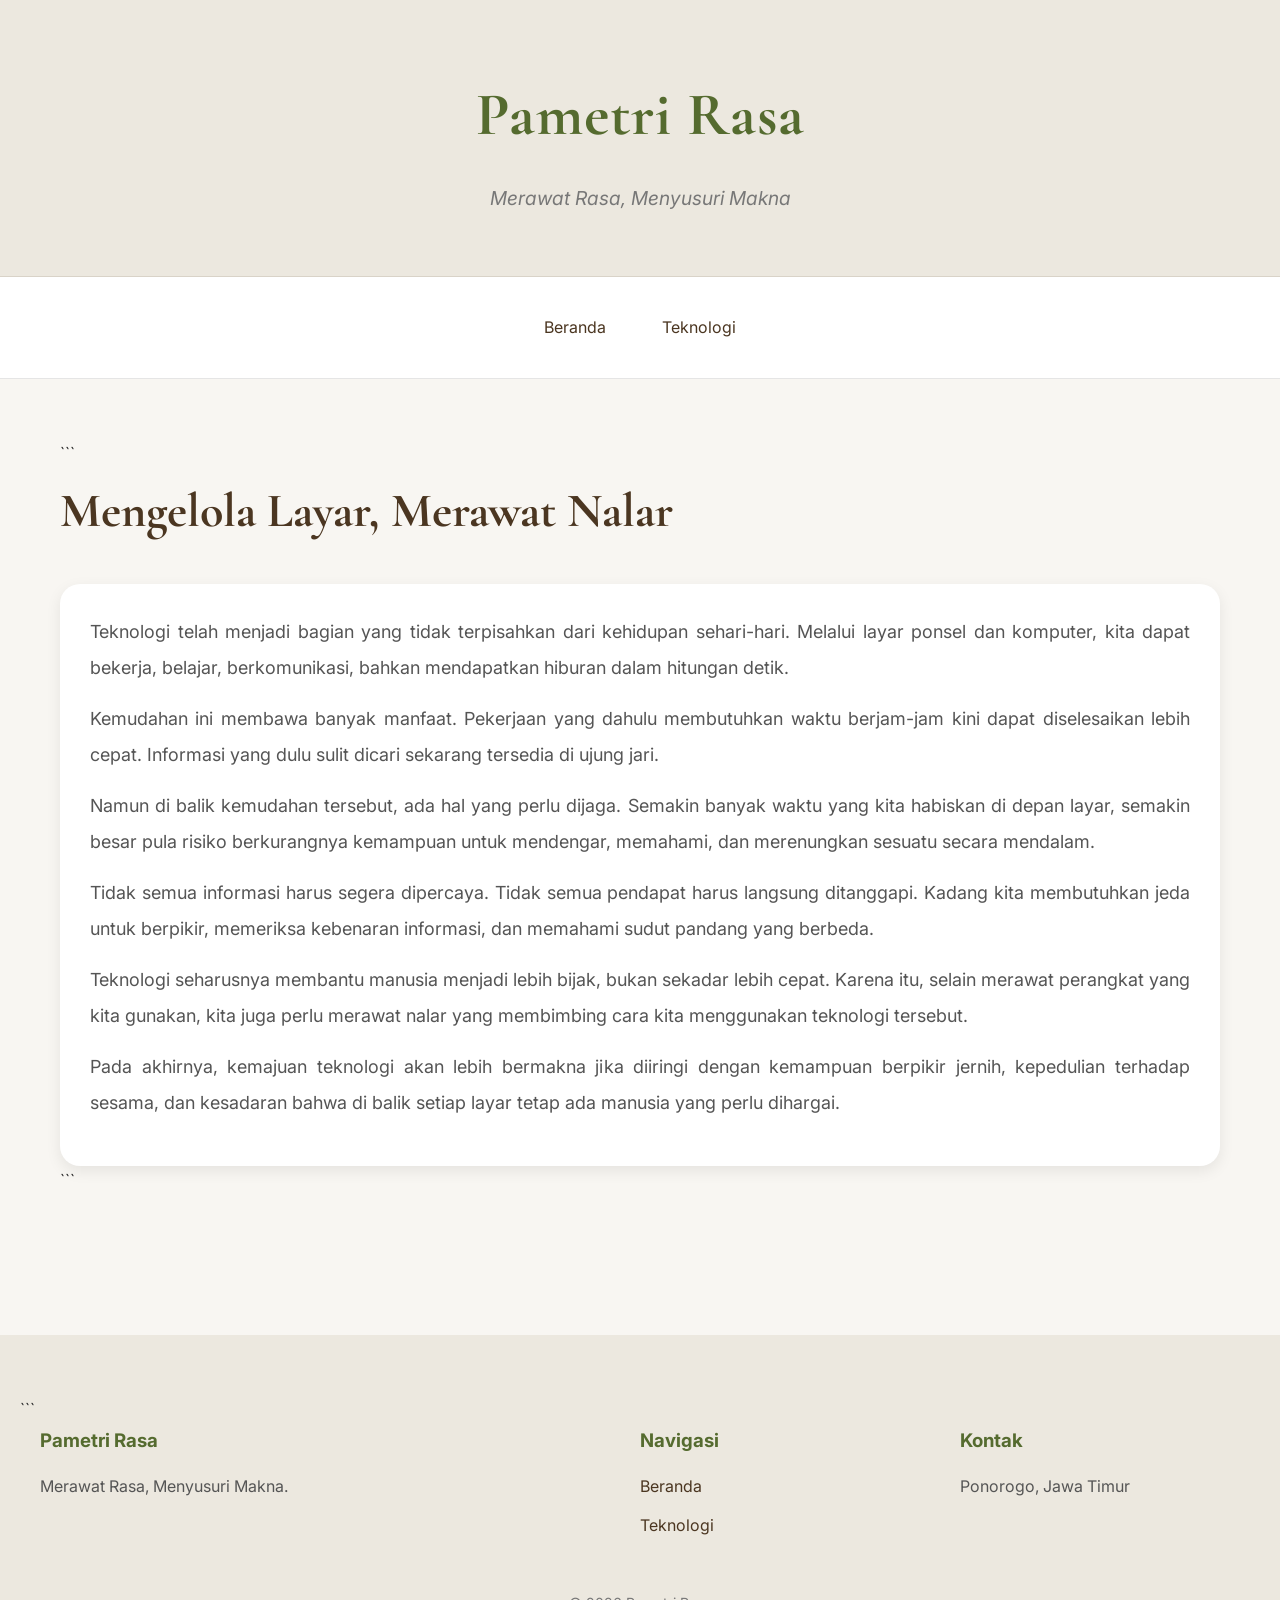
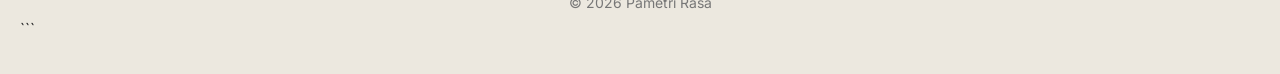
<file: artikel/mengelola-layar-merawat-nalar.html>
<!DOCTYPE html>

<html lang="id">

<head>
<meta charset="UTF-8">
<meta name="viewport" content="width=device-width, initial-scale=1.0">

<title>Mengelola Layar, Merawat Nalar | Pametri Rasa</title>

<link rel="stylesheet" href="../assets/css/style.css">

</head>

<body>

<header>
    <h1>Pametri Rasa</h1>
    <p>Merawat Rasa, Menyusuri Makna</p>
</header>

<nav>
    <a href="../index.html">Beranda</a>
    <a href="../teknologi.html">Teknologi</a>
</nav>

<section class="section">

```
<h2>Mengelola Layar, Merawat Nalar</h2>

<div class="card article-content">

    <p>
        Teknologi telah menjadi bagian yang tidak terpisahkan dari kehidupan sehari-hari. Melalui layar ponsel dan komputer, kita dapat bekerja, belajar, berkomunikasi, bahkan mendapatkan hiburan dalam hitungan detik.
    </p>

    <p>
        Kemudahan ini membawa banyak manfaat. Pekerjaan yang dahulu membutuhkan waktu berjam-jam kini dapat diselesaikan lebih cepat. Informasi yang dulu sulit dicari sekarang tersedia di ujung jari.
    </p>

    <p>
        Namun di balik kemudahan tersebut, ada hal yang perlu dijaga. Semakin banyak waktu yang kita habiskan di depan layar, semakin besar pula risiko berkurangnya kemampuan untuk mendengar, memahami, dan merenungkan sesuatu secara mendalam.
    </p>

    <p>
        Tidak semua informasi harus segera dipercaya. Tidak semua pendapat harus langsung ditanggapi. Kadang kita membutuhkan jeda untuk berpikir, memeriksa kebenaran informasi, dan memahami sudut pandang yang berbeda.
    </p>

    <p>
        Teknologi seharusnya membantu manusia menjadi lebih bijak, bukan sekadar lebih cepat. Karena itu, selain merawat perangkat yang kita gunakan, kita juga perlu merawat nalar yang membimbing cara kita menggunakan teknologi tersebut.
    </p>

    <p>
        Pada akhirnya, kemajuan teknologi akan lebih bermakna jika diiringi dengan kemampuan berpikir jernih, kepedulian terhadap sesama, dan kesadaran bahwa di balik setiap layar tetap ada manusia yang perlu dihargai.
    </p>

</div>
```

</section>

<footer>

```
<div class="footer-grid">

    <div>
        <h3>Pametri Rasa</h3>
        <p>
            Merawat Rasa, Menyusuri Makna.
        </p>
    </div>

    <div>
        <h3>Navigasi</h3>
        <p><a href="../index.html">Beranda</a></p>
        <p><a href="../teknologi.html">Teknologi</a></p>
    </div>

    <div>
        <h3>Kontak</h3>
        <p>Ponorogo, Jawa Timur</p>
    </div>

</div>

<div class="footer-bottom">
    © 2026 Pametri Rasa
</div>
```

</footer>

</body>
</html>
</file>
<file: assets/css/style.css>
/* ===== PAMETRI RASA ===== */

@import url('https://fonts.googleapis.com/css2?family=Cormorant+Garamond:wght@500;600;700&family=Inter:wght@300;400;500;600&display=swap');

:root{
    --army:#556B2F;
    --army-dark:#3f4f21;
    --cream:#f8f6f2;
    --brown:#4b3621;
    --text:#333333;
    --white:#ffffff;
}

*{
    margin:0;
    padding:0;
    box-sizing:border-box;
}

body{
    font-family:'Inter',sans-serif;
    background:var(--cream);
    color:var(--text);
    line-height:1.8;
}

/* ================= HEADER ================= */

header{
    text-align:center;
    padding:60px 20px;
    background:#ece8df;
    border-bottom:1px solid #d9d3c8;
}

header h1{
    font-family:'Cormorant Garamond',serif;
    font-size:3.8rem;
    color:var(--army);
    letter-spacing:1px;
}

header p{
    margin-top:12px;
    color:#777;
    font-size:1.2rem;
    font-style:italic;
}

/* ================= MENU ================= */

nav{
    background:var(--white);
    text-align:center;
    padding:18px;
    border-bottom:1px solid #e5e5e5;
    position:sticky;
    top:0;
    z-index:1000;
}

nav a{
    display:inline-block;
    text-decoration:none;
    color:var(--brown);
    margin:8px;
    padding:10px 18px;
    border-radius:12px;
    transition:0.3s;
}

nav a:hover{
    background:#eef2e8;
    color:var(--army);
}

nav a.active{
    background:#eef2e8;
    color:var(--army);
    font-weight:600;
}

/* ================= HERO ================= */

.hero{
    max-width:1200px;
    margin:auto;
    padding:80px 20px;

    display:grid;
    grid-template-columns:1fr 1fr;
    gap:60px;
    align-items:center;
}

.hero-text{
    z-index:2;
}

.label{
    display:inline-block;
    margin-bottom:15px;

    color:var(--army);

    font-size:12px;
    font-weight:600;

    letter-spacing:2px;
    text-transform:uppercase;
}

.hero h2{
    font-family:'Cormorant Garamond',serif;
    font-size:4rem;
    color:var(--brown);
    margin-bottom:10px;
}

.hero h3{
    font-size:1.8rem;
    font-style:italic;
    font-weight:400;
    color:#777;
    margin-bottom:25px;
}

.hero p{
    font-size:1.15rem;
    margin-bottom:30px;
}

/* ================= BUTTON ================= */

.hero-buttons{
    display:flex;
    gap:15px;
    flex-wrap:wrap;
}

.btn{
    display:inline-block;

    background:var(--army);
    color:white;

    text-decoration:none;

    padding:14px 28px;

    border-radius:40px;

    transition:0.3s;
}

.btn:hover{
    background:var(--army-dark);
}

.btn-outline{
    display:inline-block;

    padding:12px 24px;

    border:2px solid var(--army);

    border-radius:40px;

    color:var(--army);
    text-decoration:none;

    transition:0.3s;
}

.btn-outline:hover{
    background:var(--army);
    color:white;
}

/* ================= HERO IMAGE ================= */

.hero-image{
    position:relative;
    border-radius:25px;
    overflow:hidden;
}

.hero-image::before{
    content:'';

    position:absolute;
    top:0;
    left:0;

    width:55%;
    height:100%;

    background:linear-gradient(
        90deg,
        rgba(248,246,242,0.95) 0%,
        rgba(248,246,242,0.55) 60%,
        rgba(248,246,242,0) 100%
    );

    z-index:1;
}

.hero-image img{
    width:100%;
    height:550px;
    object-fit:cover;
    display:block;
}

/* ================= CONTENT ================= */

.section{
    max-width:1200px;
    margin:auto;
    padding:60px 20px;
}

.section h2{
    font-family:'Cormorant Garamond',serif;
    font-size:3rem;
    color:var(--brown);
    margin-bottom:30px;
}

/* ================= KATEGORI ================= */

.kategori-grid{
    display:grid;
    grid-template-columns:repeat(2,1fr);
    gap:25px;
}

.card{
    background:white;
    padding:30px;
    border-radius:20px;
    box-shadow:0 5px 15px rgba(0,0,0,0.08);
    transition:0.3s;
}

.card:hover{
    transform:translateY(-5px);
}

.card h3{
    color:var(--army);
    margin-bottom:15px;
}

.card p{
    color:#555;
    margin-bottom:15px;
    text-align:justify;
}

.btn-mini{
    text-decoration:none;
    color:var(--army);
    font-weight:600;
}

.btn-mini:hover{
    color:var(--army-dark);
}

/* ================= FOOTER ================= */

footer{
    background:#ece8df;
    margin-top:80px;
    padding:60px 20px 30px;
}

.footer-grid{
    max-width:1200px;
    margin:auto;

    display:grid;
    grid-template-columns:2fr 1fr 1fr;

    gap:40px;
}

.footer-grid h3{
    color:var(--army);
    margin-bottom:15px;
}

.footer-grid p{
    margin-bottom:10px;
    color:#555;
}

.footer-grid a{
    text-decoration:none;
    color:var(--brown);
}

.footer-grid a:hover{
    color:var(--army);
}

.footer-bottom{
    margin-top:40px;
    text-align:center;
    color:#777;
    font-size:14px;
}

/* ================= MOBILE ================= */

@media(max-width:768px){

    header h1{
        font-size:2.5rem;
    }

    header p{
        font-size:1rem;
    }

    nav{
        padding:15px;
    }

    nav a{
        margin:4px;
        padding:8px 12px;
        font-size:14px;
    }

    .hero{
        grid-template-columns:1fr;
        gap:30px;
        text-align:center;
    }

    .hero-image{
        order:-1;
    }

    .hero-image img{
        height:280px;
    }

    .hero h2{
        font-size:3rem;
    }

    .hero h3{
        font-size:1.3rem;
    }

    .hero p{
        font-size:1rem;
    }

    .hero-buttons{
        justify-content:center;
    }

    .section h2{
        font-size:2.2rem;
    }

    .kategori-grid{
        grid-template-columns:1fr;
    }
}

.article-content{
    text-align:justify;
    line-height:2;
    font-size:18px;
}
</file>
